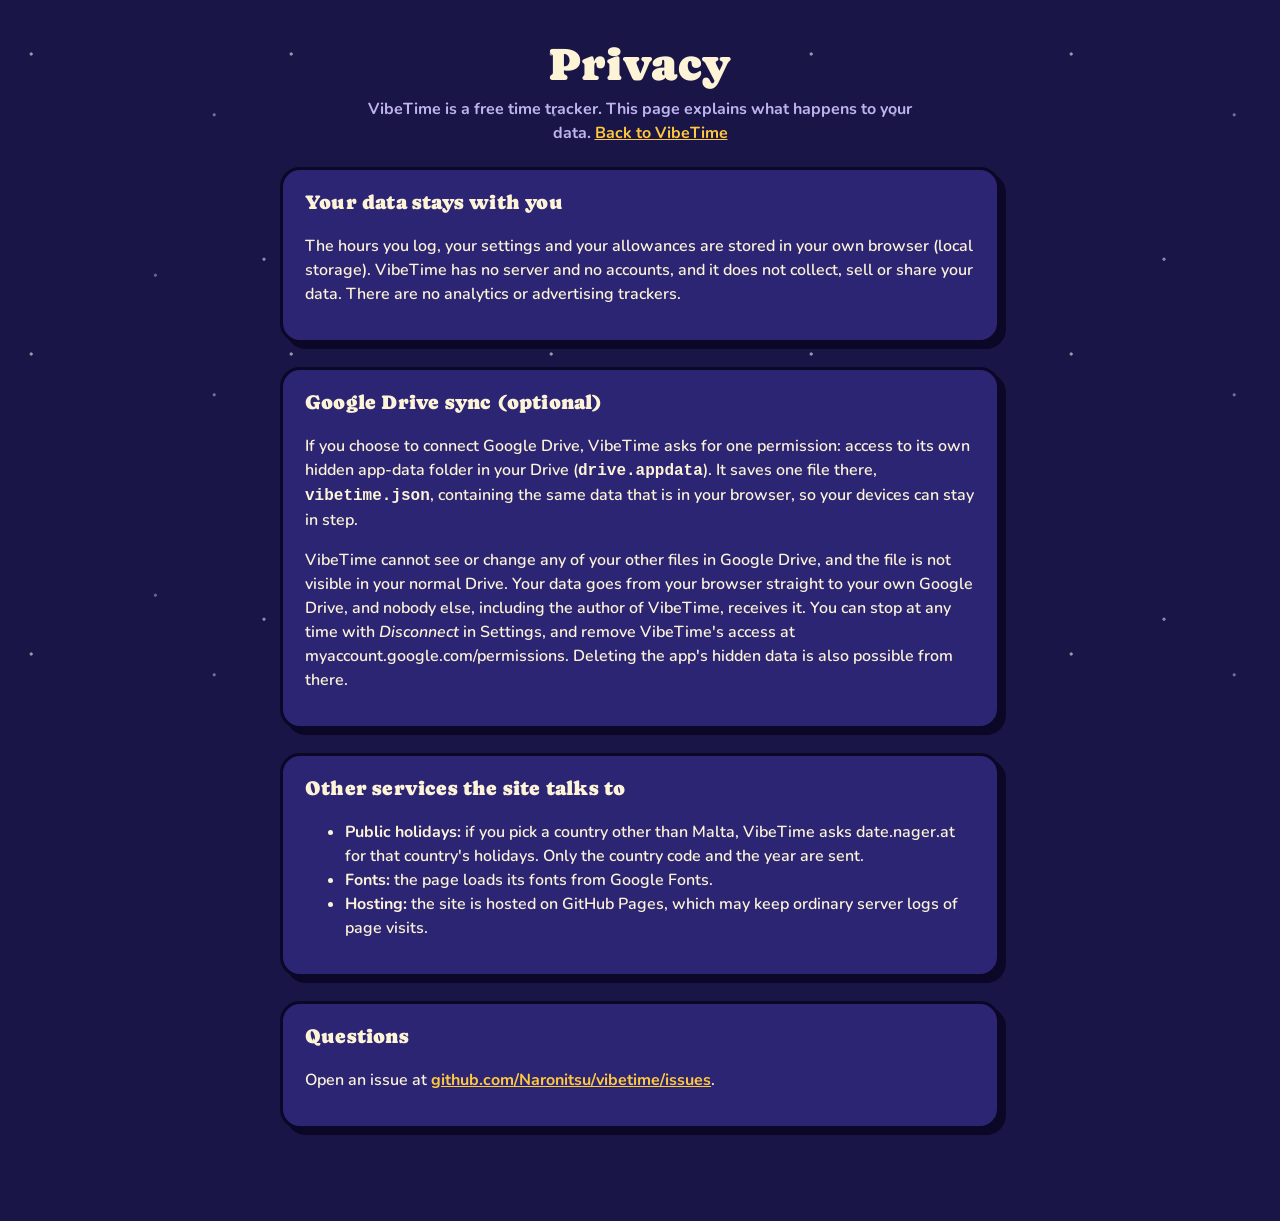
<file: privacy.html>
<!doctype html>
<html lang="en" data-theme="dark">
<head>
<meta charset="utf-8">
<meta name="viewport" content="width=device-width, initial-scale=1">
<title>Privacy · VibeTime</title>
<link rel="stylesheet" href="style.css?v=f537081d">
</head>
<body class="bare">
<main class="welcome">
  <header class="whead">
    <h1>Privacy</h1>
    <p class="lede">VibeTime is a free time tracker. This page explains what happens to your data. <a href="index.html">Back to VibeTime</a></p>
  </header>

  <section class="panel section">
    <h2>Your data stays with you</h2>
    <p>The hours you log, your settings and your allowances are stored in your own browser (local storage). VibeTime has no server and no accounts, and it does not collect, sell or share your data. There are no analytics or advertising trackers.</p>
  </section>

  <section class="panel section">
    <h2>Google Drive sync (optional)</h2>
    <p>If you choose to connect Google Drive, VibeTime asks for one permission: access to its own hidden app-data folder in your Drive (<code>drive.appdata</code>). It saves one file there, <code>vibetime.json</code>, containing the same data that is in your browser, so your devices can stay in step.</p>
    <p>VibeTime cannot see or change any of your other files in Google Drive, and the file is not visible in your normal Drive. Your data goes from your browser straight to your own Google Drive, and nobody else, including the author of VibeTime, receives it. You can stop at any time with <em>Disconnect</em> in Settings, and remove VibeTime's access at myaccount.google.com/permissions. Deleting the app's hidden data is also possible from there.</p>
  </section>

  <section class="panel section">
    <h2>Other services the site talks to</h2>
    <ul>
      <li><b>Public holidays:</b> if you pick a country other than Malta, VibeTime asks date.nager.at for that country's holidays. Only the country code and the year are sent.</li>
      <li><b>Fonts:</b> the page loads its fonts from Google Fonts.</li>
      <li><b>Hosting:</b> the site is hosted on GitHub Pages, which may keep ordinary server logs of page visits.</li>
    </ul>
  </section>

  <section class="panel section">
    <h2>Questions</h2>
    <p>Open an issue at <a href="https://github.com/Naronitsu/vibetime/issues">github.com/Naronitsu/vibetime/issues</a>.</p>
  </section>
</main>
</body>
</html>
</file>
<file: style.css>
@import url('https://fonts.googleapis.com/css2?family=Caprasimo&family=Nunito:wght@500;600;700;800;900&display=swap');

/* ---------- themes: night (default) and day ---------- */
:root {
  --bg:#1a1547; --surface:#2b2574; --surface2:#3a3290; --soft:#231e5e;
  --ink:#fdf3d6; --muted:#bdb4ee; --line:#0b0727; --shadow:#0b0727;
  --accent:#ffc83d; --accent-ink:#1d1640; --link:#ffc83d;
  --ok:#5fe0a2; --bad:#ff8a75; --warn:#ffc83d; --sick:#c9adff; --sky:#6fd3ff; --hol:#ff9bb5;
  --okbg:#17543f; --badbg:#5e2330; --warnbg:#5c4712; --sickbg:#40297a; --holbg:#5a2a4e;
  --hatch:#463ea6;
  --sky1:#2a2878; --sky2:#6a45a6; --m1:#4a46b0; --m2:#342f8c; --m3:#26226a; --snow:#efe9ff;
  --display:'Caprasimo','Cooper Black',Georgia,serif;
  --sans:'Nunito',system-ui,-apple-system,'Segoe UI',sans-serif;
  color-scheme:dark;
}
:root[data-theme="light"] {
  --bg:#a9dff3; --surface:#fffaf0; --surface2:#ffe9b0; --soft:#f1e7cd;
  --ink:#1d1640; --muted:#53497f; --line:#1d1640; --shadow:#1d1640;
  --accent:#ffc83d; --accent-ink:#1d1640; --link:#5a36c9;
  --ok:#14804d; --bad:#cc3520; --warn:#8a5b00; --sick:#6a40d6; --sky:#1c88c2; --hol:#c2321f;
  --okbg:#c9f0d9; --badbg:#ffd6cf; --warnbg:#ffe7a0; --sickbg:#e4d8ff; --holbg:#ffd5cb;
  --hatch:#e4d6a6;
  --sky1:#8fd3f0; --sky2:#e9f9ff; --m1:#7fcfb2; --m2:#3fae8c; --m3:#2b8a72; --snow:#ffffff;
  color-scheme:light;
}

* { box-sizing:border-box; }
html { font-size:16px; }
body {
  margin:0; min-height:100vh; color:var(--ink); font-family:var(--sans); font-weight:600; line-height:1.5;
  display:grid; grid-template-columns:230px 1fr; background-color:var(--bg); background-attachment:fixed;
}
:root:not([data-theme="light"]) body {
  background-image:
    radial-gradient(circle at 12% 18%, rgba(255,255,255,.55) 0 1.2px, transparent 2px),
    radial-gradient(circle at 63% 41%, rgba(255,255,255,.4) 0 1px, transparent 2px),
    radial-gradient(circle at 88% 72%, rgba(255,255,255,.5) 0 1.2px, transparent 2px),
    radial-gradient(circle at 37% 86%, rgba(255,255,255,.35) 0 1px, transparent 2px);
  background-size:260px 300px, 340px 280px, 300px 360px, 420px 320px;
}
:root[data-theme="light"] body { background-image:linear-gradient(180deg, #8fd3f0 0, #c8ecf9 55%, #eefaff 100%); }
button, input, select { font:inherit; color:inherit; }
button { cursor:pointer; }
a { color:var(--link); font-weight:700; }
.tab { font-variant-numeric:tabular-nums; }
.pos { color:var(--ok); } .neg { color:var(--bad); }
h1, h2, .num, .v { font-family:var(--display); font-weight:400; letter-spacing:.01em; }

/* ---------- sidebar ---------- */
.side { position:sticky; top:0; height:100vh; background:var(--surface); border-right:3px solid var(--line); padding:20px 14px; display:flex; flex-direction:column; gap:22px; }
.brand { display:flex; align-items:center; gap:10px; font-family:var(--display); font-size:22px; line-height:1.05; padding:0 6px; }
.brand svg { width:40px; height:40px; flex:none; overflow:visible; }
.brand .sunrays { transform-origin:50% 50%; animation:spin 24s linear infinite; }
.side nav { display:flex; flex-direction:column; gap:8px; }
.side svg.ic { width:22px; height:22px; flex:none; fill:none; stroke:currentColor; stroke-width:2.2; stroke-linecap:round; stroke-linejoin:round; }
.side nav a, .side .themebtn { display:flex; align-items:center; gap:12px; padding:10px 12px; border:3px solid transparent; border-radius:14px; text-decoration:none; color:var(--ink); font-weight:800; background:none; transition:transform .15s, background-color .15s, box-shadow .15s; }
.side nav a:hover, .side .themebtn:hover { background:var(--soft); border-color:var(--line); animation:wiggle .45s ease; }
.side nav a.on { background:var(--accent); color:var(--accent-ink); border-color:var(--line); box-shadow:4px 4px 0 var(--shadow); transform:translate(-1px,-1px); animation:none; }
.side .themebtn { margin-top:auto; }

/* ---------- main + panels ---------- */
main { padding:34px 38px 70px; max-width:1180px; width:100%; min-width:0; margin-inline:auto; }
main.w-settings { max-width:900px; } main.w-cal { max-width:1320px; } main.w-today { max-width:1240px; } main.w-sky { max-width:1760px; }
h1 { font-size:34px; line-height:1.1; margin:0 0 6px; }
h2 { font-size:20px; margin:0 0 12px; }
.lede { color:var(--muted); margin:0 0 22px; font-weight:700; }
.panel { background:var(--surface); border:3px solid var(--line); border-radius:20px; box-shadow:6px 6px 0 var(--shadow); padding:18px 22px; }
.mt { margin-top:14px; }
.row { display:flex; gap:10px; flex-wrap:wrap; align-items:center; }

.badge { display:inline-block; font-size:13px; font-weight:800; padding:2px 11px; border:2px solid var(--line); border-radius:99px; transform:rotate(-2deg); color:var(--ink); }
.badge.ok { background:var(--okbg); } .badge.bad { background:var(--badbg); } .badge.warn { background:var(--warnbg); }
:root[data-theme="light"] .badge.ok, :root[data-theme="light"] .badge.bad, :root[data-theme="light"] .badge.warn { color:var(--ink); }

/* ---------- buttons + fields ---------- */
.btn { border:3px solid var(--line); background:var(--surface2); color:var(--ink); border-radius:14px; padding:8px 16px; font-weight:800; box-shadow:3px 3px 0 var(--shadow); transition:transform .1s, box-shadow .1s, background-color .15s; }
.btn:hover:not(:disabled) { transform:translate(-1px,-1px); box-shadow:4px 4px 0 var(--shadow); }
.btn:active:not(:disabled) { transform:translate(3px,3px); box-shadow:0 0 0 var(--shadow); }
.btn.primary { background:var(--accent); color:var(--accent-ink); }
.btn.danger { background:var(--badbg); }
.btn.sm { padding:3px 10px; font-size:14px; border-width:2px; border-radius:10px; box-shadow:2px 2px 0 var(--shadow); }
.btn:disabled, .inp:disabled { opacity:.45; cursor:not-allowed; }
label.f { display:block; font-weight:800; font-size:14px; margin-bottom:6px; }
.inp { width:100%; padding:9px 12px; border:3px solid var(--line); border-radius:14px; background:var(--bg); color:var(--ink); font-weight:700; }
:root[data-theme="light"] .inp { background:#fff; }
.inp:focus { outline:3px solid var(--accent); outline-offset:2px; }
.inp.big { font-size:26px; font-family:var(--display); padding:8px 14px; }
.inp.invalid { border-color:var(--bad); outline-color:var(--bad); }
select.inp { width:160px; }
.fill { background:none; border:0; color:var(--link); font-size:13px; font-weight:800; padding:4px; }
.fill:hover:not(:disabled) { text-decoration:underline wavy; }
.fill:disabled { visibility:hidden; }
.lab { display:flex; justify-content:space-between; align-items:baseline; }
.lab .f { margin-bottom:6px; }
.two { display:grid; grid-template-columns:1fr 1fr; gap:12px; }
.preview { min-height:26px; margin-top:12px; color:var(--muted); }
.preview b { display:inline-block; animation:ping .5s ease both; }

/* ---------- Today: hero journey ---------- */
.hero { display:grid; grid-template-columns:minmax(260px,1fr) minmax(300px,1.25fr); gap:18px; align-items:center; padding:0; overflow:hidden; margin-bottom:22px; }
.hero-text { padding:24px 6px 24px 26px; }
.eyebrow { font-size:14px; font-weight:800; color:var(--muted); }
.hero .lede { margin:10px 0 14px; color:var(--ink); font-weight:700; }
.scene { display:block; width:100%; height:auto; background:linear-gradient(180deg, var(--sky1), var(--sky2)); border-left:3px solid var(--line); align-self:stretch; }
.scene .m1 { fill:var(--m1); } .scene .m2 { fill:var(--m2); } .scene .m3 { fill:var(--m3); }
.scene .snow { fill:var(--snow); }
.scene .stroke { stroke:var(--line); stroke-width:3; stroke-linejoin:round; }
.scene .trail { fill:none; stroke:var(--accent); stroke-width:4; stroke-dasharray:2 9; stroke-linecap:round; }
.scene .cloud { fill:#fff; opacity:.9; }
.scene .cloud.a { animation:drift 22s ease-in-out infinite alternate; } .scene .cloud.b { animation:drift 30s ease-in-out infinite alternate-reverse; }
.scene .sun { fill:var(--accent); } .scene .rays { transform-origin:62px 42px; animation:spin 40s linear infinite; stroke:var(--accent); stroke-width:3; stroke-linecap:round; }
.scene text { font:800 13px var(--sans); fill:#fff; paint-order:stroke; stroke:var(--line); stroke-width:4px; stroke-linejoin:round; }
.scene .hiker { animation:bob 1.4s ease-in-out infinite; }
.scene .flag { transform-origin:392px 20px; animation:flap 2.2s ease-in-out infinite; }

/* ---------- Today: stats ---------- */
.stats { display:grid; grid-template-columns:1fr 1.25fr 1fr; gap:20px; margin-bottom:22px; }
.stat .k { color:var(--muted); font-size:14px; font-weight:800; }
.stat { container-type:inline-size; }
.stat .v { font-size:44px; line-height:1.15; margin:2px 0 4px; font-variant-numeric:tabular-nums; white-space:nowrap; }
.u { font-family:var(--sans); font-weight:800; font-size:.5em; margin:0 .22em 0 .04em; opacity:.85; }
.stat .v small { font-family:var(--sans); font-size:16px; font-weight:700; color:var(--muted); }
.stat .s { color:var(--muted); font-size:14px; }
.stat .s b { color:var(--ink); }
.stat .v.huge { font-size:clamp(30px, 21cqw, 62px); }
.leaves .stat .v { font-size:clamp(28px, 11cqw, 46px); }

.scale { position:relative; height:20px; margin:22px 8px 10px; border:3px solid var(--line); border-radius:12px; background-color:var(--soft); background-image:repeating-linear-gradient(90deg, transparent 0 13px, rgba(0,0,0,.22) 13px 15px); }
.scale .sfill { position:absolute; top:0; bottom:0; background:var(--accent); opacity:.75; animation:grow .7s cubic-bezier(.2,.7,.2,1) both .3s; }
.scale .zero { position:absolute; top:-9px; bottom:-9px; width:5px; margin-left:-2px; background:var(--line); border-radius:3px; }
.scale .dot { position:absolute; top:50%; width:30px; height:30px; margin:-15px 0 0 -15px; background:var(--accent); border:3px solid var(--line); border-radius:50%; box-shadow:2px 2px 0 var(--shadow); animation:dotin .7s cubic-bezier(.2,.7,.2,1) both .3s; }
.scale .dot::after { content:''; position:absolute; inset:7px; border-radius:50%; background:var(--line); opacity:.25; }
.ends { display:flex; justify-content:space-between; font-size:13px; font-weight:800; color:var(--muted); padding:0 4px; }

/* potion bottles (time off) */
.leaves { display:grid; grid-template-columns:1fr 1fr; gap:20px; margin-bottom:22px; }
.leaves .stat { display:flex; gap:18px; align-items:center; }
.bottle { width:96px; flex:none; overflow:visible; }
.bottle .glass { fill:var(--bg); } :root[data-theme="light"] .bottle .glass { fill:#fff; }
.bottle .liq { fill:var(--ok); } .leaves .sick .bottle .liq { fill:var(--sick); }
.bottle .shine { fill:none; stroke:#fff; stroke-width:3; stroke-linecap:round; opacity:.55; }
.bottle .outline { fill:none; stroke:var(--line); stroke-width:4; stroke-linejoin:round; }
.bottle .cork { fill:var(--accent); stroke:var(--line); stroke-width:3.5; }
.bottle .level { animation:fillup 1.1s cubic-bezier(.2,.7,.2,1) both .3s; }
.bottle .wave { animation:slosh 3.2s ease-in-out infinite alternate; }
.leaves .stat.sick .v { color:var(--sick); } .leaves .stat.pto .v { color:var(--ok); }
.split { display:flex; gap:22px; margin:8px 0 6px; }
.split span { font-size:13px; font-weight:800; color:var(--muted); }
.split b { display:block; font-family:var(--display); font-weight:400; font-size:22px; color:var(--ink); }
.leaves .stat .body { min-width:0; }

.grid2 { display:grid; grid-template-columns:1.1fr 1fr; gap:22px; align-items:start; }
.list { list-style:none; margin:0; padding:0; }
.list li { display:flex; align-items:center; gap:10px; padding:9px 0; border-top:2px dashed var(--line); }
:root:not([data-theme="light"]) .list li { border-top-color:rgba(255,255,255,.14); }
.list li:first-child { border-top:0; }
.list .d { flex:1; }
.empty { color:var(--muted); }

/* ---------- calendar ---------- */
.monthbar { display:flex; align-items:center; gap:10px; margin-bottom:16px; }
.monthbar h1 { flex:1; margin:0; font-size:42px; }
.msum { display:flex; gap:16px; flex-wrap:wrap; margin-bottom:22px; }
.msum > div { background:var(--surface); border:3px solid var(--line); border-radius:16px; box-shadow:4px 4px 0 var(--shadow); padding:8px 18px; min-width:160px; font-size:14px; font-weight:800; color:var(--muted); }
.msum b { display:block; font-family:var(--display); font-weight:400; font-size:26px; line-height:1.3; color:var(--ink); font-variant-numeric:tabular-nums; }
.msum b.pos { color:var(--ok); } .msum b.neg { color:var(--bad); }

.cal { display:grid; grid-template-columns:repeat(7, minmax(0,1fr)) 82px; gap:9px; }
.dow { padding:2px 6px; font-size:14px; font-weight:800; color:var(--muted); }
.dow.wk { text-align:center; }
.day { position:relative; background:var(--surface); border:2px solid var(--line); border-radius:14px; box-shadow:3px 3px 0 var(--shadow); min-height:112px; padding:7px 9px 9px; display:flex; flex-direction:column; gap:4px; transition:transform .12s, box-shadow .12s; }
.day.blank { visibility:hidden; box-shadow:none; }
button.day { font:inherit; color:inherit; text-align:left; cursor:pointer; width:100%; }
button.day:disabled { cursor:default; }
.day:not(.blank):not(:disabled):hover { transform:translate(-2px,-2px) rotate(-.6deg); box-shadow:5px 5px 0 var(--shadow); }
.day:focus-visible { outline:3px solid var(--accent); outline-offset:3px; }
.day .top { display:flex; align-items:center; gap:6px; min-height:26px; }
.day .num { min-width:26px; height:26px; padding:0 5px; display:grid; place-items:center; border-radius:13px; font-family:var(--display); font-size:15px; }
.day.today { background:var(--surface2); border-width:3px; }
.day.today .num { background:var(--accent); color:var(--accent-ink); border:2px solid var(--line); }
.day.today::after { content:'today'; position:absolute; top:-10px; right:8px; background:var(--accent); color:var(--accent-ink); border:2px solid var(--line); border-radius:99px; padding:0 8px; font-size:11px; font-weight:800; transform:rotate(3deg); }
.miss { width:10px; height:10px; border-radius:50%; background:var(--warn); border:2px solid var(--line); }
.day .hn { font-size:12px; font-weight:800; color:var(--hol); line-height:1.25; overflow:hidden; text-overflow:ellipsis; white-space:nowrap; }
.day .hn.off { color:var(--muted); font-weight:700; }
.day.holiday { background:var(--holbg); }
.day.off { background:repeating-linear-gradient(135deg, var(--surface) 0 6px, var(--hatch) 6px 9px); border-style:dashed; box-shadow:none; }
.day.off .hn { background:var(--surface); align-self:flex-start; padding:0 7px; border-radius:8px; }
.day.off .num { background:var(--surface); }
.day.off.today .num { background:var(--accent); }
.day .rows { display:flex; flex-direction:column; gap:3px; }
.r { display:flex; align-items:center; gap:6px; font-size:13px; font-weight:800; line-height:1.3; font-variant-numeric:tabular-nums; }
.r::before { content:''; width:10px; height:10px; border-radius:3px; border:2px solid var(--line); background:var(--sky); flex:none; }
.r.pto::before { background:var(--ok); } .r.sick::before { background:var(--sick); }
.r .lbl { color:var(--muted); flex:1; min-width:0; overflow:hidden; text-overflow:ellipsis; white-space:nowrap; font-weight:700; }
.r b { font-weight:800; white-space:nowrap; }
.addhint { font-size:13px; font-weight:700; color:var(--muted); opacity:0; transition:opacity .15s; }
.day:not(:disabled):hover .addhint, .day:focus-visible .addhint { opacity:.9; }
.day .foot { margin-top:auto; display:flex; flex-direction:column; gap:5px; min-height:22px; }
.meter { height:12px; border:2px solid var(--line); border-radius:8px; background:var(--soft); overflow:hidden; display:flex; }
.meter i { display:block; height:100%; transform-origin:left; animation:grow .5s cubic-bezier(.2,.7,.2,1) both; border-right:2px solid var(--line); }
.meter i:last-child { border-right:0; }
.meter i.w { background:var(--sky); } .meter i.p { background:var(--ok); } .meter i.s { background:var(--sick); }
.day .d { align-self:flex-start; font-size:12px; font-weight:800; font-variant-numeric:tabular-nums; color:var(--muted); padding:0 7px; border-radius:8px; min-height:18px; }
.day .d.pos { background:var(--okbg); color:var(--ok); } .day .d.neg { background:var(--badbg); color:var(--bad); }
.wkcell { display:flex; flex-direction:column; justify-content:center; align-items:center; gap:2px; font-variant-numeric:tabular-nums; border:3px dashed var(--line); border-radius:14px; }
:root:not([data-theme="light"]) .wkcell { border-color:rgba(255,255,255,.25); }
.wkcell b { font-family:var(--display); font-weight:400; font-size:17px; }
.wkcell span { font-size:12px; font-weight:800; color:var(--muted); }
.wkcell span.pos { color:var(--ok); } .wkcell span.neg { color:var(--bad); }

.legend { display:flex; gap:20px; flex-wrap:wrap; margin-top:22px; font-size:14px; font-weight:700; color:var(--muted); }
.legend span { display:inline-flex; align-items:center; gap:8px; }
.legend i { width:18px; height:18px; border-radius:6px; border:2px solid var(--line); background:var(--surface); display:inline-block; }
.legend i.wrk { background:var(--sky); } .legend i.pt { background:var(--ok); } .legend i.sk { background:var(--sick); }
.legend i.off { background:repeating-linear-gradient(135deg, var(--surface) 0 3px, var(--hatch) 3px 5px); border-style:dashed; }
.legend i.hol { background:var(--holbg); } .legend i.tod { background:var(--accent); }
.legend i.mis { width:12px; height:12px; border-radius:50%; background:var(--warn); }

/* ---------- day editor ---------- */
dialog { border:3px solid var(--line); border-radius:22px; background:var(--surface); color:var(--ink); padding:0; width:min(480px, calc(100vw - 32px)); box-shadow:9px 9px 0 var(--shadow); }
dialog::backdrop { background:rgba(8,5,30,.65); }
dialog[open] { animation:dlgin .28s cubic-bezier(.2,1.2,.4,1); }
dialog[open]::backdrop { animation:fade .2s ease; }
.dbody { padding:24px 24px 20px; }
.dbody h2 { font-size:26px; margin:0 0 2px; }
.dsub { color:var(--muted); margin:0 0 18px; font-size:14px; }
.dfield { display:grid; grid-template-columns:104px 1fr auto; gap:10px; align-items:center; margin-bottom:12px; }
.dfield .nm { display:flex; align-items:center; gap:8px; font-weight:800; }
.dfield .nm i { width:14px; height:14px; border-radius:4px; border:2px solid var(--line); background:var(--sky); }
.dfield.pto .nm i { background:var(--ok); } .dfield.sick .nm i { background:var(--sick); }
.dfield .inp { font-size:18px; }
.dfield.disabled { opacity:.45; }
.dsum { min-height:28px; margin:14px 0 4px; }
.dact { display:flex; gap:10px; margin-top:14px; }
.dact .sp { flex:1; }

/* ---------- leave booking dialog ---------- */
.stat.clickable { cursor:pointer; transition:transform .12s, box-shadow .12s; }
.stat.clickable:hover { transform:translate(-2px,-2px) rotate(-.4deg); box-shadow:8px 8px 0 var(--shadow); }
.stat.clickable:focus-visible { outline:3px solid var(--accent); outline-offset:4px; }
.manage { margin-top:6px; font-size:13px; font-weight:800; color:var(--link); }
.stat.clickable:hover .manage { text-decoration:underline wavy; }
.ltop { display:flex; align-items:center; justify-content:space-between; gap:10px; }
.ltop h2 { margin:0; }
.yrnav { display:flex; gap:8px; }
.addgrid { display:grid; grid-template-columns:1fr 1fr; gap:12px; align-items:end; }
.addgrid .opt { font-weight:600; color:var(--muted); }
.addbtn { display:flex; }
.addbtn .btn { width:100%; padding:11px 16px; }
.lmsg { min-height:26px; margin:10px 0 2px; font-weight:800; }
.lscroll { max-height:260px; overflow-y:auto; padding-right:4px; }
.lscroll .badge { transform:none; }
.lscroll .x { padding:0 9px; font-size:18px; line-height:1.2; }
.muted { color:var(--muted); font-style:normal; font-size:13px; }
#ldlg { width:min(560px, calc(100vw - 32px)); }
.lscroll li.grp { display:block; padding:0; }
.lscroll details summary { display:flex; align-items:center; gap:10px; padding:9px 0; cursor:pointer; list-style:none; }
.lscroll details summary::-webkit-details-marker { display:none; }
.lscroll details summary::before { content:'\25B8'; font-size:14px; color:var(--muted); transition:transform .15s; }
.lscroll details[open] summary::before { transform:rotate(90deg); }
.lscroll .sub { list-style:none; margin:0 0 8px 18px; padding:0; }
.lscroll .sub li { padding:6px 0; font-size:14px; }

/* ---------- settings ---------- */
.section { margin-bottom:24px; }
.fields { display:grid; }
.field { display:flex; justify-content:space-between; align-items:center; gap:20px; padding:14px 0; border-top:2px dashed var(--line); }
:root:not([data-theme="light"]) .field { border-top-color:rgba(255,255,255,.14); }
.field:first-child { border-top:0; }
.field .t b { display:block; font-weight:800; }
.field .t span { color:var(--muted); font-size:14px; font-weight:600; }
.field input.inp { width:160px; text-align:right; }
.daypick { display:flex; gap:8px; flex-wrap:wrap; justify-content:flex-end; }
.daypick label { cursor:pointer; }
.daypick input { position:absolute; opacity:0; pointer-events:none; }
.daypick span { display:block; min-width:50px; text-align:center; padding:6px 0; border:3px solid var(--line); border-radius:12px; font-weight:800; color:var(--muted); background:var(--bg); transition:transform .1s, background-color .15s; }
:root[data-theme="light"] .daypick span { background:#fff; }
.daypick label:hover span { transform:translateY(-2px); }
.daypick input:checked + span { background:var(--accent); color:var(--accent-ink); box-shadow:3px 3px 0 var(--shadow); }
.daypick input:focus-visible + span { outline:3px solid var(--accent); outline-offset:2px; }

/* ---------- weather (Today hero) ---------- */
.wxline { margin:-6px 0 12px; font-weight:700; color:var(--muted); }
.wxline b { color:var(--ink); }
.scene .sungrp { transform-origin:62px 42px; transition:transform 1.2s, opacity 1.2s; }
.scene .stormclouds, .scene .rain { opacity:0; transition:opacity 1.2s; pointer-events:none; }
.scene .stormclouds ellipse { fill:#8e8db4; transition:fill 1.2s; }
.scene .rain line { stroke:#cfe9ff; stroke-width:2; stroke-linecap:round; opacity:.8; }
.scene .rain g { animation:rainfall .4s linear infinite; }
.scene .bolt { fill:#fff3a8; stroke:#ffd23d; stroke-width:2; stroke-linejoin:round; opacity:0; }
.scene[data-wx="cloudy"] { --sky1:#2a2a70; --sky2:#5b4a98; }
.scene[data-wx="cloudy"] .stormclouds { opacity:.5; } .scene[data-wx="cloudy"] .sungrp { opacity:.7; }
.scene[data-wx="showers"] { --sky1:#202450; --sky2:#3f4474; }
.scene[data-wx="showers"] .stormclouds { opacity:.85; } .scene[data-wx="showers"] .rain { opacity:.55; } .scene[data-wx="showers"] .sungrp { opacity:.15; }
.scene[data-wx="storm"] { --sky1:#12122c; --sky2:#2a2b52; }
.scene[data-wx="storm"] .stormclouds { opacity:1; } .scene[data-wx="storm"] .stormclouds ellipse { fill:#52527c; }
.scene[data-wx="storm"] .rain { opacity:1; } .scene[data-wx="storm"] .sungrp { opacity:0; } .scene[data-wx="storm"] .bolt { animation:bolt 5s infinite; }
.scene[data-wx="warm"] { --sky1:#5b2f7a; --sky2:#c4623a; } .scene[data-wx="warm"] .sungrp { transform:scale(1.3); }
.scene[data-wx="heat"] { --sky1:#7a2640; --sky2:#e8742a; } .scene[data-wx="heat"] .sungrp { transform:scale(1.65); }
.scene[data-wx="heat"] .sun { fill:#ff6a3d; } .scene[data-wx="heat"] .rays { stroke:#ff6a3d; animation-duration:14s; }
:root[data-theme="light"] .scene[data-wx="cloudy"] { --sky1:#a9c9dc; --sky2:#e1eff6; }
:root[data-theme="light"] .scene[data-wx="showers"] { --sky1:#8da4b8; --sky2:#c3d0da; }
:root[data-theme="light"] .scene[data-wx="storm"] { --sky1:#4a5470; --sky2:#8a93a8; }
:root[data-theme="light"] .scene[data-wx="warm"] { --sky1:#ffc67d; --sky2:#fff0c9; }
:root[data-theme="light"] .scene[data-wx="heat"] { --sky1:#ff9a5a; --sky2:#ffd9a0; }
@keyframes rainfall { to { transform:translateY(40px); } }
@keyframes bolt { 0%, 84%, 100% { opacity:0; } 86% { opacity:1; } 88% { opacity:.1; } 90% { opacity:1; } 94% { opacity:0; } }

/* ---------- star chart ---------- */
.skybox, .skycard { background:radial-gradient(ellipse at 30% 0%, #2b2680 0, #17133f 55%, #0e0b2c 100%); border-radius:14px; }
.skybox { border:2px solid var(--line); margin:8px 0; padding:2px; }
.skybox { display:grid; place-items:center; }
.skybox svg { display:block; width:100%; height:auto; max-height:190px; }
.weekcard { display:block; text-decoration:none; color:inherit; transition:transform .12s, box-shadow .12s; }
.weekcard:hover { transform:translate(-2px,-2px) rotate(-.4deg); box-shadow:8px 8px 0 var(--shadow); }
.weekcard .s b { color:var(--ink); }
.skygrid { display:grid; grid-template-columns:repeat(auto-fill, minmax(330px, 1fr)); gap:22px; }
.skycard { border:3px solid var(--line); border-radius:20px; box-shadow:6px 6px 0 var(--shadow); padding:12px 14px 8px; color:#fdf3d6; animation:rise .5s cubic-bezier(.2,.7,.2,1) both; animation-delay:calc(var(--i, 0) * 45ms); }
.mhead { display:flex; align-items:baseline; gap:10px; margin-bottom:2px; }
.mhead h3 { font-family:var(--display); font-weight:400; font-size:22px; margin:0; }
.mhead span { font-size:13px; font-weight:800; color:#bdb4ee; }
.mhead .mdone { margin-left:auto; color:#ffd966; }
.monthsvg { display:block; width:100%; height:auto; overflow:visible; }
.monthsvg .bg { fill:#fff; opacity:.35; }
.st { cursor:pointer; --c:#cfe8ff; }
.st .hit { fill:transparent; }
.st.c-w { --c:#cfe8ff; } .st.c-pto { --c:#5fe0a2; } .st.c-sick { --c:#c9adff; } .st.c-h { --c:#ff9bb5; }
.st .ring { fill:none; stroke:rgba(255,255,255,.45); stroke-width:1.4; }
.st .dot { fill:rgba(255,255,255,.4); stroke:none; }
.st.future .dot, .st.before .dot { fill:rgba(255,255,255,.3); }
.st.missing .ring { stroke:#ff9d7a; stroke-dasharray:2 2; stroke-width:1.6; }
.st.today .ring { stroke:#ffd966; stroke-width:1.5; animation:starpulse 1.8s ease-in-out infinite; transform-box:fill-box; transform-origin:center; }
.st.today .dot { fill:#ffd966; }
.st.planned .ring { stroke:var(--c); stroke-width:2; }
.st path { fill:var(--c); stroke:rgba(255,255,255,.85); stroke-width:.5; filter:drop-shadow(0 0 3px var(--c)); }
.st .tw { transform-box:fill-box; transform-origin:center; animation:twinkle 3.4s ease-in-out infinite; animation-delay:var(--d); }
.st.perfect path { stroke:#ffd966; stroke-width:.9; filter:drop-shadow(0 0 4px #ffd966) drop-shadow(0 0 2px var(--c)); }
.st:hover path, .st:hover .ring, .st:hover .dot { filter:drop-shadow(0 0 6px #fff); }
.ln { fill:none; stroke:rgba(255,255,255,.2); stroke-width:1; stroke-dasharray:2 4; }
.ln.on { stroke:rgba(255,255,255,.85); stroke-width:1.4; stroke-dasharray:1; animation:drawline .9s ease both; animation-delay:var(--d, 0ms); }
.ln.wkc { stroke:rgba(255,255,255,.14); stroke-dasharray:1 5; }
.ln.wkc.on { stroke:rgba(255,255,255,.45); stroke-dasharray:3 4; animation:none; }
.wk.done .ln.on { stroke:#fff4c2; filter:drop-shadow(0 0 2px #ffd966); }
#tip { position:fixed; z-index:60; pointer-events:none; background:var(--surface); color:var(--ink); border:2px solid var(--line); border-radius:10px; padding:4px 11px; font-weight:800; font-size:13px; box-shadow:3px 3px 0 var(--shadow); opacity:0; transition:opacity .1s; max-width:280px; }
#tip.on { opacity:1; }
.skylegend i { border-radius:50%; }
.skylegend i.lw { background:#cfe8ff; } .skylegend i.lp { background:#5fe0a2; } .skylegend i.ls { background:#c9adff; } .skylegend i.lh { background:#ff9bb5; }
.skylegend i.lg { background:#cfe8ff; box-shadow:0 0 0 3px #ffd966; } .skylegend i.lm { background:transparent; border:2px dashed #ff9d7a; } .skylegend i.lf { background:transparent; border:2px dashed var(--muted); }
@keyframes drawline { from { stroke-dashoffset:1; } to { stroke-dashoffset:0; } }
@keyframes twinkle { 50% { transform:scale(1.18); opacity:.85; } }
@keyframes starpulse { 50% { transform:scale(1.5); } }

/* ---------- motion ---------- */
@keyframes rise { from { opacity:0; transform:translateY(14px); } to { opacity:1; transform:none; } }
@keyframes pop { from { opacity:0; transform:translate(var(--dx,0), 10px) scale(.94); } to { opacity:1; transform:none; } }
@keyframes grow { from { transform:scaleX(0); } }
@keyframes ping { 0% { transform:scale(.9); opacity:.4; } 60% { transform:scale(1.12); } 100% { transform:none; opacity:1; } }
@keyframes dotin { from { left:var(--z); } }
@keyframes spin { to { transform:rotate(360deg); } }
@keyframes wiggle { 25% { transform:rotate(-2.5deg); } 75% { transform:rotate(2.5deg); } }
@keyframes bob { 50% { transform:translateY(-3px); } }
@keyframes flap { 50% { transform:skewY(-8deg) scaleX(.92); } }
@keyframes drift { to { transform:translateX(34px); } }
@keyframes fillup { from { transform:translateY(110px); } }
@keyframes slosh { to { transform:translateX(-40px); } }
@keyframes dlgin { from { opacity:0; transform:translateY(20px) scale(.9) rotate(-1.5deg); } to { opacity:1; transform:none; } }
@keyframes fade { from { opacity:0; } }
.today-main > *, main > *:not(.today) { animation:rise .5s cubic-bezier(.2,.7,.2,1) both; }
.today-main > *:nth-child(2), main > *:nth-child(2) { animation-delay:.06s; } .today-main > *:nth-child(3), main > *:nth-child(3) { animation-delay:.12s; } .today-main > *:nth-child(4), main > *:nth-child(4) { animation-delay:.18s; }
.stats > *, .leaves > *, .grid2 > *, .section { animation:rise .55s cubic-bezier(.2,.7,.2,1) both; }
.stats > *:nth-child(2), .leaves > *:nth-child(2) { animation-delay:.1s; } .grid2 > *:nth-child(1) { animation-delay:.2s; } .grid2 > *:nth-child(2) { animation-delay:.28s; }
.cal.enter .day:not(.blank), .cal.enter .wkcell { animation:pop .45s cubic-bezier(.2,1.1,.4,1) both; animation-delay:calc(var(--i, 0) * 12ms); }
.list li { animation:rise .35s ease both; }
@media (prefers-reduced-motion: reduce) { *, *::before, *::after { animation:none !important; transition:none !important; } }

/* ---------- Today ---------- */
.today { display:block; }
.today-main { container:col / inline-size; min-width:0; }
.skycard.cur { box-shadow:6px 6px 0 var(--shadow), 0 0 0 3px #ffd966; }
@container col (max-width: 700px) {
  .stats { grid-template-columns:1fr 1fr; } .weekcard { grid-column:1 / -1; }
  
}
@container col (max-width: 780px) {
  .hero { grid-template-columns:1fr; } .scene { border-left:0; border-top:3px solid var(--line); }
  .hero-text { padding:22px 22px 6px; }
  .grid2 { grid-template-columns:1fr; }
}
@container col (max-width: 560px) {
  .leaves { grid-template-columns:1fr; } .stats { gap:12px; }
}

/* ---------- small screens ---------- */
@media (max-width:820px) {
  body { grid-template-columns:66px 1fr; }
  .side { padding:14px 8px; align-items:center; }
  .brand { padding:0; } .brand .bt { display:none; }
  .side nav { width:100%; }
  .side nav a, .side .themebtn { justify-content:center; padding:10px 0; width:100%; }
  .side .lbl { display:none; }
  main { padding:22px 14px 56px; }
  h1 { font-size:28px; } .monthbar h1 { font-size:30px; }
  .field { flex-direction:column; align-items:stretch; gap:8px; } .field input.inp { width:100%; text-align:left; } .daypick { justify-content:flex-start; }
}
@media (max-width:700px) {
  .cal { grid-template-columns:repeat(7, minmax(0,1fr)); gap:4px; }
  .dow.wk, .wkcell { display:none; }
  .day { min-height:78px; padding:4px; border-radius:10px; box-shadow:2px 2px 0 var(--shadow); }
  .day .hn { display:none; } .r .lbl { display:none; }
  .day .num { min-width:22px; height:22px; font-size:12px; }
  .day.today::after { display:none; }
  .msum > div { min-width:0; flex:1; padding:6px 10px; } .msum b { font-size:19px; }
  .two { grid-template-columns:1fr; }
  .leaves .stat { flex-direction:column; align-items:flex-start; }
}
@media (max-width:520px) { .addgrid { grid-template-columns:1fr; } .dfield { grid-template-columns:1fr auto; } .dfield .nm { grid-column:1 / -1; } }
#missing { max-height:340px; overflow-y:auto; padding-right:4px; }

/* ---------- phones ---------- */
@media (max-width:700px) {
  .day .d { display:none; }
  .day .rows { gap:2px; } .r { font-size:12px; gap:4px; } .r::before { width:8px; height:8px; }
  .day .foot { min-height:12px; }
  .meter { height:8px; border-width:2px; }
  .msum { gap:8px; } .msum > div { font-size:11px; line-height:1.25; padding:6px 8px; } .msum b { font-size:16px; white-space:nowrap; }
  .monthbar { gap:6px; } .monthbar h1 { font-size:24px; } .monthbar .btn { padding:6px 10px; }
  .hero-text { padding-top:18px; }
}
@media (max-width:520px) {
  body { grid-template-columns:54px 1fr; }
  .side { padding:12px 4px; } .side nav a, .side .themebtn { border-width:2px; }
  main { padding:18px 10px 48px; }
  .panel { padding:14px 16px; border-radius:16px; box-shadow:4px 4px 0 var(--shadow); }
  .dfield { grid-template-columns:1fr auto; }
}
.msum.grid2x2 { display:grid; grid-template-columns:repeat(2, minmax(0, 1fr)); }
.msum.grid2x2 > div { min-width:0; }

/* ---------- work timer ---------- */
.loghead { display:flex; align-items:center; justify-content:space-between; gap:10px; margin-bottom:12px; min-height:40px; }
.loghead h2 { margin:0; }
.timer { display:flex; align-items:center; gap:8px; }
.tclock { font-family:var(--display); font-size:22px; letter-spacing:.03em; }
.tclock.live::before { content:''; display:inline-block; width:10px; height:10px; margin-right:8px; border-radius:50%; background:var(--bad); border:2px solid var(--line); animation:ping 1.2s ease-in-out infinite; }
.tclock.paused { color:var(--muted); animation:blink 1.6s ease-in-out infinite; }
@keyframes blink { 50% { opacity:.35; } }
.tnote { color:var(--muted); font-size:14px; }
.tbtn { width:38px; height:38px; padding:0; display:grid; place-items:center; border:3px solid var(--line); border-radius:50%; background:var(--surface2); box-shadow:3px 3px 0 var(--shadow); transition:transform .1s, box-shadow .1s; }
.tbtn svg { width:18px; height:18px; fill:currentColor; stroke:currentColor; stroke-width:2.5; stroke-linecap:round; stroke-linejoin:round; }
.tbtn:hover { transform:translate(-1px,-1px); box-shadow:4px 4px 0 var(--shadow); }
.tbtn:active { transform:translate(2px,2px); box-shadow:1px 1px 0 var(--shadow); }
.tbtn.play { background:var(--accent); color:var(--accent-ink); }
.tbtn:focus-visible { outline:3px solid var(--accent); outline-offset:2px; }

/* ---------- welcome ---------- */
body.bare { display:block; }
.welcome { max-width:760px; margin:0 auto; padding:40px 20px 70px; }
.whead { text-align:center; margin-bottom:22px; }
.whead h1 { font-size:clamp(30px, 6vw, 46px); }
.whead .lede { max-width:560px; margin:6px auto 0; }
.wbrand svg { width:64px; height:64px; }
.steps { display:flex; justify-content:center; gap:10px; margin-bottom:16px; }
.steps:empty { display:none; }
.steps i { width:14px; height:14px; border-radius:50%; border:3px solid var(--line); background:var(--surface); transition:background-color .2s, transform .2s; }
.steps i.on { background:var(--accent); transform:scale(1.25); } .steps i.done { background:var(--ok); }
.wstep { animation:rise .45s cubic-bezier(.2,.7,.2,1) both; }
.wstep[hidden] { display:none; }
.choices { display:grid; grid-template-columns:1fr 1fr; gap:16px; margin:6px 0 14px; }
.choice { text-align:left; display:flex; flex-direction:column; gap:6px; padding:18px; border:3px solid var(--line); border-radius:18px; background:var(--surface2); box-shadow:4px 4px 0 var(--shadow); transition:transform .1s, box-shadow .1s; }
.choice b { font-family:var(--display); font-weight:400; font-size:22px; }
.choice span { color:inherit; opacity:.8; font-weight:700; }
.choice.primary { background:var(--accent); color:var(--accent-ink); }
.choice:hover { transform:translate(-2px,-2px); box-shadow:6px 6px 0 var(--shadow); }
.choice:active { transform:translate(2px,2px); box-shadow:1px 1px 0 var(--shadow); }
.choice:focus-visible { outline:3px solid var(--link); outline-offset:3px; }
.wact { display:flex; align-items:center; gap:10px; margin-top:18px; flex-wrap:wrap; }
.wact .sp { flex:1; }
.guide { display:flex; flex-direction:column; gap:14px; }
.gcard { display:flex; gap:14px; align-items:flex-start; }
.gcard > i { flex:none; width:34px; height:34px; display:grid; place-items:center; border:3px solid var(--line); border-radius:50%; background:var(--accent); color:var(--accent-ink); font-family:var(--display); font-style:normal; box-shadow:2px 2px 0 var(--shadow); }
.gcard b { font-family:var(--display); font-weight:400; font-size:18px; }
.gcard p { margin:2px 0 0; color:var(--muted); }
.gcard em { font-style:normal; color:var(--ink); font-weight:800; }
.gcard code { background:var(--bg); border:2px solid var(--line); border-radius:8px; padding:0 6px; font-size:.92em; color:var(--ink); white-space:nowrap; }
@media (max-width:600px) { .choices { grid-template-columns:1fr; } .welcome { padding-top:24px; } }

/* ---------- guided tour ---------- */
.tourbtn { margin-left:8px; border:0; background:none; padding:2px 4px; color:var(--link); font-weight:800; text-decoration:underline; text-underline-offset:3px; }
.tourbtn:hover { text-decoration-thickness:3px; }
#tour { position:fixed; inset:0; z-index:1000; }
.tshield { position:absolute; inset:0; }
.tspot { position:fixed; border-radius:18px; border:3px solid var(--accent); box-shadow:0 0 0 9999px rgba(10,8,38,.72); pointer-events:none; transition:left .3s, top .3s, width .3s, height .3s; }
.tcard { position:fixed; background:var(--surface); border:3px solid var(--line); border-radius:20px; box-shadow:6px 6px 0 var(--shadow); padding:16px 18px; transition:left .3s, top .3s; }
.tcard h3 { font-family:var(--display); font-weight:400; font-size:21px; margin:6px 0 4px; }
.tcard p { margin:0 0 14px; color:var(--muted); }
.tdots { display:flex; gap:6px; }
.tdots i { width:10px; height:10px; border-radius:50%; border:2px solid var(--line); background:var(--bg); }
.tdots i.on { background:var(--accent); } .tdots i.done { background:var(--ok); }
.tact { display:flex; align-items:center; gap:8px; }
.tact .sp { flex:1; }
.tact .btn[hidden] { display:none; }

.choice.wide { grid-column:1 / -1; }
.choice[hidden] { display:none; }

.syncchip { border:3px solid var(--line); border-radius:14px; background:var(--warnbg); color:var(--ink); font-weight:800; padding:6px 8px; line-height:1.2; box-shadow:3px 3px 0 var(--shadow); text-align:center; }
.syncchip small { display:block; font-weight:700; opacity:.8; font-size:11px; }
.syncchip[hidden] { display:none; }
@media (max-width:900px) { .syncchip { font-size:11px; padding:5px 3px; } .syncchip small { display:none; } }

/* ---------- numbers and card spacing: easier to read, less dead space ---------- */
.stat .v { font-family:var(--sans); font-weight:900; letter-spacing:-.01em; font-variant-numeric:tabular-nums lining-nums; line-height:1.05; margin:4px 0 8px; }
.stat .v .u { font-size:.46em; font-weight:800; margin:0 .3em 0 .06em; opacity:.8; letter-spacing:0; }
.stat .v small { font-size:15px; font-weight:800; margin-left:.35em; letter-spacing:.02em; text-transform:uppercase; }
.stat .k { font-size:15px; letter-spacing:.02em; }
.stat .s { font-size:15px; line-height:1.45; }
.stats .stat:not(.weekcard) { display:flex; flex-direction:column; justify-content:center; }
.stats .stat .v.huge { font-size:clamp(34px, 24cqw, 68px); }
.leaves .stat .v { font-size:clamp(36px, 15cqw, 58px); }
.leaves .stat { gap:22px; }
.leaves .stat .body { flex:1; }
.bottle { width:104px; }
.split { display:grid; grid-template-columns:repeat(3, 1fr); gap:12px; margin:10px 0 10px; padding:10px 0; border-block:2px dashed var(--line); }
.split span { font-size:12px; text-transform:uppercase; letter-spacing:.05em; }
.split b { font-family:var(--sans); font-weight:900; font-size:21px; letter-spacing:-.01em; font-variant-numeric:tabular-nums; margin-bottom:1px; text-transform:none; }
.manage { font-size:14px; }

/* ---------- camp window (the hiker reacts to the timer) ----------
   The hiker's poses are driven from index.html (a small skeleton that blends between states);
   this file only styles the scene, the props and the weather. */
.camp { position:relative; border:3px solid var(--line); border-radius:16px; overflow:hidden; margin:-2px 0 14px; background:var(--soft); }
.camp svg { display:block; width:100%; height:auto; aspect-ratio:320 / 120; }
.camp .stroke { stroke:var(--line); stroke-width:2; stroke-linejoin:round; }
.camp .m1 { fill:var(--m1); } .camp .m3 { fill:var(--m3); }
.camp .cs-far path, .camp .cs-near path { stroke:var(--line); stroke-width:2; stroke-linejoin:round; }
.cs-sun { fill:var(--accent); stroke:var(--line); stroke-width:2; }
.cs-ground { fill:var(--m2); stroke:var(--line); stroke-width:2.5; }
.cs-track { stroke:var(--line); stroke-width:3; stroke-dasharray:10 12; opacity:.55; }
.camp .leg, .camp .body, .camp .face, .camp .hat, .camp .food, .camp .log { stroke:var(--line); stroke-width:2.2; stroke-linejoin:round; stroke-linecap:round; }
.camp .leg { fill:#7c8cff; } .camp .body { fill:var(--sky); } .camp .face { fill:#ffd9b0; } .camp .hat { fill:var(--bad); }
.camp .limb { stroke:var(--line); stroke-width:4.2; stroke-linecap:round; }
.camp .limb.thin { stroke-width:2.4; }
.camp .eye.open { fill:var(--line); } .camp .eye.shut { fill:none; stroke:var(--line); stroke-width:1.8; stroke-linecap:round; opacity:0; }
.camp .food { fill:#e8a24a; } .camp .log { fill:#8a5a34; }
.camp .fl.a { fill:#ff9a3c; stroke:var(--line); stroke-width:1.8; stroke-linejoin:round; } .camp .fl.b { fill:#ffd45a; }
.camp .smoke { fill:none; stroke:var(--ink); stroke-width:2; stroke-linecap:round; opacity:.35; }
.camp .bird path { fill:none; stroke:var(--ink); stroke-width:1.8; stroke-linecap:round; stroke-linejoin:round; opacity:.75; }
.camp .z { font-family:var(--display); font-size:13px; fill:var(--ink); }

/* props fade in and out with the state */
.food, .pole, .p-fire, .p-zzz, .bird, .cs-clouds, .cs-rain, .cs-bolt, .cs-flash, .cs-dim, .cs-heat, .umb, .umb2, .sweat { opacity:0; transition:opacity .6s; pointer-events:none; }
.camp[data-s="break"] .food, .camp[data-s="hike"] .pole { opacity:1; }
.camp[data-s="break"] .p-fire, .camp[data-s="rest"] .p-fire, .camp[data-s="rest"] .p-zzz { opacity:1; }
.camp[data-s="view"] .bird { opacity:1; }
.camp[data-s="rest"] .eye.open { opacity:0; } .camp[data-s="rest"] .eye.shut { opacity:1; }
.eye.shut { transition:opacity .4s; }

/* the fire flickers, smoke and sleeping Zs drift up, a bird crosses the sky */
.camp .p-fire .fl { animation:cflick .5s ease-in-out infinite alternate; transform-origin:0 -3px; transform-box:view-box; }
.camp .p-fire .fl.b { animation-duration:.37s; }
.camp[data-s="rest"] .flames { transform:scale(.6); }
.flames { transform-origin:0 -3px; transition:transform .8s; }
.camp .smoke { animation:csmoke 3s ease-in-out infinite; }
@keyframes cflick { from { transform:scale(1, .88); } to { transform:scale(.94, 1.1); } }
@keyframes csmoke { 0% { transform:translateY(4px); opacity:0; } 40% { opacity:.4; } 100% { transform:translateY(-8px); opacity:0; } }
.camp .z { animation:czzz 2.6s ease-in-out infinite; opacity:0; }
.camp .z2 { animation-delay:.8s; } .camp .z3 { animation-delay:1.6s; }
@keyframes czzz { 0% { opacity:0; transform:translateY(8px); } 30% { opacity:.9; } 100% { opacity:0; transform:translateY(-8px); } }
.bird { animation:cfly 11s linear infinite; }
@keyframes cfly { from { transform:translate(-30px, 34px); } 50% { transform:translate(150px, 22px); } to { transform:translate(350px, 40px); } }

.campcap { display:flex; align-items:baseline; justify-content:space-between; gap:10px; padding:5px 12px; background:var(--surface); border-top:3px solid var(--line); line-height:1.3; }
.campcap b { font-family:var(--display); font-weight:400; font-size:15px; }
.campcap span { font-size:13px; font-weight:800; color:var(--muted); font-variant-numeric:tabular-nums; text-align:right; }
.campcap span:empty { display:none; }

/* weather (same states as the hero scene) */
.cs-rays { fill:none; stroke:var(--accent); stroke-width:2; stroke-dasharray:2.5 5; stroke-linecap:round; opacity:.55; transform-box:fill-box; transform-origin:center; animation:cspinr 18s linear infinite; }
@keyframes cspinr { to { transform:rotate(360deg); } }
.cs-sungrp { transition:opacity .8s, transform .8s; transform-box:fill-box; transform-origin:center; }
.cs-cloud ellipse { fill:#d9d6f2; stroke:var(--line); stroke-width:1.8; }
.cs-cloud.c1 { animation:cdrift 16s ease-in-out infinite alternate; } .cs-cloud.c2 { animation:cdrift 21s ease-in-out infinite alternate-reverse; }
@keyframes cdrift { to { transform:translateX(26px); } }
.cs-dim { fill:#0b0727; } .cs-heat { fill:#ff8a3c; } .cs-flash { fill:#fff; }
.cs-bolt { fill:#fff3a8; stroke:var(--line); stroke-width:1.6; stroke-linejoin:round; }
.cs-rain line { stroke:#bfe3ff; stroke-width:1.5; stroke-linecap:round; opacity:.8; }
.cs-rainin { animation:crain .5s linear infinite; }
@keyframes crain { to { transform:translate(-11px, 24px); } }   /* one lattice step, so the loop never jumps */
.umb .pole2 { stroke:var(--line); stroke-width:2.4; stroke-linecap:round; }
.umb .canopy, .umb2 path { fill:#ff6f91; stroke:var(--line); stroke-width:2.2; stroke-linejoin:round; }
.umb2 line { stroke:var(--line); stroke-width:2.6; stroke-linecap:round; }
.sweat { fill:#bfe3ff; stroke:var(--line); stroke-width:1; }

.camp[data-wx="cloudy"] .cs-clouds, .camp[data-wx="showers"] .cs-clouds, .camp[data-wx="storm"] .cs-clouds { opacity:1; }
.camp[data-wx="cloudy"] .cs-sungrp { opacity:.45; }
.camp[data-wx="cloudy"] .cs-dim { opacity:.12; }
.camp[data-wx="showers"] .cs-sungrp, .camp[data-wx="storm"] .cs-sungrp { opacity:0; }
.camp[data-wx="showers"] .cs-rain { opacity:.7; } .camp[data-wx="storm"] .cs-rain { opacity:1; }
.camp[data-wx="showers"] .cs-dim { opacity:.25; } .camp[data-wx="storm"] .cs-dim { opacity:.45; }
.camp[data-wx="storm"] .cs-bolt { animation:cbolt 4.5s linear infinite; }
.camp[data-wx="storm"] .cs-flash { animation:cflash 4.5s linear infinite; }
@keyframes cbolt { 0%, 84%, 100% { opacity:0; } 86% { opacity:1; } 88% { opacity:.2; } 90% { opacity:1; } 94% { opacity:0; } }
@keyframes cflash { 0%, 84%, 100% { opacity:0; } 86% { opacity:.55; } 88% { opacity:0; } 90% { opacity:.4; } 94% { opacity:0; } }
.camp[data-wx="showers"]:not([data-s="rest"]) .umb, .camp[data-wx="storm"]:not([data-s="rest"]) .umb { opacity:1; }
.camp[data-wx="showers"][data-s="rest"] .umb2, .camp[data-wx="storm"][data-s="rest"] .umb2 { opacity:1; }
.camp[data-wx="showers"] .bird, .camp[data-wx="storm"] .bird { opacity:0; }
.camp[data-wx="warm"] .cs-sungrp { transform:scale(1.2); }
.camp[data-wx="heat"] .cs-sungrp { transform:scale(1.5); }
.camp[data-wx="heat"] .cs-sun { fill:#ff9a3c; }
.camp[data-wx="heat"] .cs-heat { opacity:.28; }
.camp[data-wx="heat"] .sweat { animation:csweat 1.6s ease-in infinite; }
@keyframes csweat { 0% { transform:translate(0, 0); opacity:0; } 20% { opacity:1; } 100% { transform:translate(3px, 14px); opacity:0; } }
@media (prefers-reduced-motion: reduce) { .cs-rainin, .bird, .cs-rays { animation:none !important; } }

/* ---------- mini tracker in the sidebar (other pages, while a timer runs) ---------- */
.minibar { margin-top:auto; display:flex; flex-direction:column; gap:8px; padding:8px; background:var(--surface2); border:3px solid var(--line); border-radius:16px; box-shadow:3px 3px 0 var(--shadow); }
.minibar[hidden] { display:none; }
.side.has-mini .themebtn { margin-top:0; }
.minibar .camp { margin:0; border-width:2.5px; border-radius:11px; }
.mbrow { display:flex; align-items:center; justify-content:space-between; gap:6px; }
.mbtxt { min-width:0; }
.mblabel { display:block; font-size:12px; font-weight:800; color:var(--muted); line-height:1.2; }
.mbclock { font-family:var(--display); font-size:20px; line-height:1.15; }
.mbbtns { display:flex; gap:6px; }
.tbtn.sm { width:30px; height:30px; box-shadow:2px 2px 0 var(--shadow); }
.tbtn.sm svg { width:14px; height:14px; }
@media (max-width:820px) {
  .side { z-index:45; }
  .minibar { position:fixed; right:10px; bottom:10px; width:min(270px, calc(100vw - 84px)); flex-direction:row; align-items:center; z-index:60; margin:0; }
  .minibar .camp { flex:0 0 92px; }
  .mbrow { flex-direction:column; align-items:flex-start; gap:4px; flex:1; min-width:0; }
  .mbtxt { max-width:100%; } .mblabel { white-space:nowrap; overflow:hidden; text-overflow:ellipsis; }
}

/* ---------- phones: a bottom tab bar instead of the side bar, and a calmer calendar ---------- */
.mtot { display:none; }
@media (max-width:700px) {
  body { display:block; padding-bottom:calc(74px + env(safe-area-inset-bottom, 0px)); }
  .side { position:fixed; inset:auto 0 0 0; width:auto; height:auto; flex-direction:row; align-items:stretch; justify-content:space-between; gap:4px; padding:6px 8px calc(6px + env(safe-area-inset-bottom, 0px)); border-right:0; border-top:3px solid var(--line); z-index:50; }
  .brand { display:none; }
  .side nav { display:flex; flex:1; flex-direction:row; justify-content:space-around; gap:2px; width:auto; }
  .side nav a { flex:1; min-width:0; flex-direction:column; justify-content:center; gap:1px; padding:5px 2px; font-size:11px; border-radius:12px; width:auto; }
  .side .lbl { display:inline; }
  .side .themebtn { margin:0; width:46px; flex:none; flex-direction:column; justify-content:center; padding:5px 0; }
  .side .themebtn .lbl { display:none; }
  .syncchip { position:absolute; right:10px; bottom:calc(100% + 8px); }
  main { padding:16px 12px 20px; }

  /* the mini tracker becomes a slim strip just above the tab bar, with no scene */
  .minibar { position:absolute; left:10px; right:10px; bottom:calc(100% + 8px); width:auto; flex-direction:row; align-items:center; justify-content:space-between; padding:6px 10px; margin:0; z-index:60; }
  .minibar .camp { display:none; }
  .mbrow { flex:1; flex-direction:row; align-items:center; justify-content:space-between; gap:10px; }
  .mbtxt { display:flex; align-items:baseline; gap:10px; min-width:0; }
  .mblabel { white-space:nowrap; overflow:hidden; text-overflow:ellipsis; }

  /* calendar: single-letter weekdays, and each day shows its number, the hours and a bar (tap a day to see or edit the detail) */
  .cal { gap:5px; }
  .dow { font-size:0; text-align:center; padding:0; }
  .dow::first-letter { font-size:12px; }
  .day { min-height:66px; padding:5px 3px 5px; align-items:center; text-align:center; border-radius:11px; }
  .day .rows, .day .d, .day .hn, .day .addhint, .day .miss { display:none !important; }
  .day .top { justify-content:center; min-height:22px; }
  .day .foot { width:100%; margin-top:auto; min-height:0; }
  .mtot { display:block; font-weight:900; font-size:13px; font-variant-numeric:tabular-nums; line-height:1.15; margin:2px 0 4px; }
  .day.holiday .mtot { color:var(--hol); }
  .meter { height:7px; }
  .msum { gap:6px; margin-bottom:14px; }
  .leaves .stat { flex-direction:row; align-items:center; gap:14px; }
  .bottle { width:64px; }
  .split { gap:6px; } .split b { font-size:17px; }
  .leaves .stat .v { font-size:clamp(30px, 14cqw, 46px); }
  .inp.big { font-size:19px; }
  .field select.inp { width:100%; }
  .loghead h2 { font-size:18px; white-space:nowrap; } .tclock { font-size:18px; } .tclock.live::before { margin-right:5px; width:8px; height:8px; } .timer { gap:6px; }
}

/* month summary: logged against expected, then the split */
.msum b .of { font-size:.62em; color:var(--muted); font-family:var(--sans); font-weight:800; }
#msum, #msplit { display:grid; gap:14px; }
#msum { grid-template-columns:repeat(4, minmax(0,1fr)); }
#msplit { grid-template-columns:repeat(3, minmax(0,1fr)); margin-top:-8px; }
#msum > div, #msplit > div { min-width:0; }
@media (max-width:1000px) { #msum { grid-template-columns:repeat(2, minmax(0,1fr)); } }
.msplit > div { position:relative; padding-left:30px; }
.msplit .sdot { position:absolute; left:11px; top:15px; width:11px; height:11px; border-radius:4px; border:2px solid var(--line); }
@media (max-width:700px) {
  #msum { display:grid; grid-template-columns:1fr 1fr; }
  #msplit { margin-top:-6px; }
  .msplit > div { padding-left:22px; } .msplit .sdot { left:7px; top:10px; width:9px; height:9px; }
}
#msum b, #msplit b { font-size:clamp(18px, 2.4vw, 24px); }

/* ---------- Today layout: log the day first, with your balance beside it ---------- */
.today-top { display:grid; grid-template-columns:minmax(0, 1.2fr) minmax(0, 1fr); gap:20px; align-items:start; margin-bottom:22px; }
.today-top > .panel { margin:0; }
.today-top .stats { grid-template-columns:1fr; gap:16px; margin:0; }
@container col (max-width: 780px) {
  .today-top { grid-template-columns:1fr; gap:16px; }
  .today-top .stats { grid-template-columns:1fr 1fr; gap:12px; }
  .today-top .stats .weekcard { grid-column:1 / -1; }
}

/* ---------- Today: balanced columns ---------- */
.today-top { align-items:stretch; }
.today-top > .panel { display:flex; flex-direction:column; }
.today-top > .panel > .row { margin-top:auto; padding-top:14px; }
.today-top .stats { grid-template-rows:auto auto 1fr; }                 /* the constellation takes up any slack */
.today-top .stats .weekcard { display:flex; flex-direction:column; }
.today-top .stats .weekcard .skybox { flex:1; min-height:130px; }
.today-top .stats .weekcard .skybox svg { max-height:none; height:100%; }
.grid2 > div { display:contents; }
.grid2 #holPanel { margin-top:0; }
.grid2 > div > .panel { margin:0; }
@container col (max-width: 780px) { .today-top .stats { grid-template-rows:none; } .today-top .stats .weekcard .skybox svg { max-height:190px; height:auto; } }
.grid2 { align-items:stretch; }
.grid2 { grid-template-columns:1fr 1fr; gap:20px; }

/* ---------- Log the day: today only, big play button, hand entry behind a pencil ---------- */
.logpanel .loghead { align-items:flex-start; margin-bottom:12px; }
.logdate { color:var(--muted); font-weight:800; font-size:14px; margin-top:-8px; }
.logpanel .camp { flex:1 1 auto; min-height:150px; max-height:420px; margin:0 0 14px; display:flex; flex-direction:column; }
.logpanel .camp svg { flex:1; height:100%; min-height:0; aspect-ratio:auto; }
.logpanel .camp .campcap { flex:none; }
.bigctl { display:flex; align-items:center; justify-content:center; gap:14px; min-height:68px; }
.bigplay { display:inline-flex; align-items:center; gap:12px; padding:12px 30px 12px 22px; border:3px solid var(--line); border-radius:99px; background:var(--accent); color:var(--accent-ink); font-family:var(--display); font-size:22px; box-shadow:4px 4px 0 var(--shadow); transition:transform .1s, box-shadow .1s; }
.bigplay svg { width:30px; height:30px; fill:currentColor; stroke:currentColor; stroke-width:2.5; stroke-linejoin:round; }
.bigplay:hover { transform:translate(-2px,-2px); box-shadow:6px 6px 0 var(--shadow); }
.bigplay:active { transform:translate(2px,2px); box-shadow:1px 1px 0 var(--shadow); }
.bigplay:focus-visible, .tbtn:focus-visible { outline:3px solid var(--link); outline-offset:3px; }
.tbtn.big { width:62px; height:62px; box-shadow:4px 4px 0 var(--shadow); }
.tbtn.big svg { width:26px; height:26px; }
.bigctl .tclock { font-size:36px; margin-right:6px; }
.bigctl .tclock.live::before { width:12px; height:12px; margin-right:10px; }
.bigctl .tnote { position:absolute; }
.pencil.on { background:var(--accent); color:var(--accent-ink); }
.pencil svg { fill:none; }
.logpanel .preview { text-align:center; min-height:24px; margin:10px 0 0; }
.manual { margin-top:14px; padding-top:14px; border-top:2px dashed var(--line); animation:rise .3s ease both; }
.manual[hidden] { display:none; }
@media (max-width:700px) { .bigplay { font-size:20px; padding:10px 24px 10px 18px; } .bigctl .tclock { font-size:28px; } .tbtn.big { width:54px; height:54px; } .logpanel .camp { max-height:210px; } }

/* balance card: today, this week, room to the limit */
.bsplit { margin-bottom:0; }
.bsplit b { font-size:20px; white-space:nowrap; }
.bsplit .of, .split b .of { font-size:.66em; color:var(--muted); font-weight:800; margin-left:2px; }
@container (max-width: 300px) { .bsplit { grid-template-columns:1fr; gap:4px; } .bsplit span { display:flex; align-items:baseline; justify-content:space-between; gap:8px; } .bsplit b { font-size:17px; } }
.split b .of, .bsplit .of { text-transform:none; letter-spacing:0; }

/* ---------- punch-in planner ---------- */
.logbtns { display:flex; gap:8px; }
.logbtns .tbtn { width:38px; height:38px; }
.plan svg, .pencil svg { fill:none; }
.tbtn.plan.on, .tbtn.plan.has { background:var(--accent); color:var(--accent-ink); }
.planline { display:flex; flex-wrap:wrap; justify-content:center; gap:4px 16px; margin-top:8px; color:var(--muted); font-weight:700; font-size:14px; }
.planline b { color:var(--ink); }
.planline[hidden], .planner[hidden] { display:none; }
.planner { margin-top:14px; padding-top:14px; border-top:2px dashed var(--line); animation:rise .3s ease both; }
.planlist { list-style:none; margin:14px 0 0; padding:0; display:flex; flex-direction:column; gap:8px; }
.planlist li { display:grid; grid-template-columns:1fr auto; align-items:baseline; gap:2px 12px; padding:9px 12px; background:var(--soft); border:2px solid var(--line); border-radius:12px; }
.planlist li.empty { display:block; color:var(--muted); font-weight:700; background:none; border-style:dashed; }
.planlist li .d { font-weight:800; }
.planlist li b { font-family:var(--sans); font-weight:900; font-size:20px; }
.planlist li .when { grid-column:1 / -1; color:var(--muted); font-size:13px; font-weight:700; }
.planlist li.full b { color:var(--ink); } .planlist li.owe b { color:var(--bad); } .planlist li.extra b { color:var(--ok); }

/* planner: several breaks */
.breaks { display:flex; flex-direction:column; gap:8px; }
.brow { display:flex; gap:8px; align-items:center; }
.brow .inp { flex:1; }
.brow .x { flex:none; }
.breaknote { margin:8px 0 0; font-size:13px; }
.breaknote code, .dsub code { background:var(--bg); border:2px solid var(--line); border-radius:6px; padding:0 5px; color:var(--ink); }
.planlist li.so { background:none; border-style:dashed; }
.planlist li.so b { color:var(--muted); }
#planNote { margin:10px 0 0; min-height:18px; }
.planner .row .btn { white-space:normal; text-align:left; }

/* the small note under the big button must not sit on top of it */
.bigctl { flex-wrap:wrap; }
.bigctl .tnote { position:static; flex-basis:100%; text-align:center; margin-top:2px; }
</file>
